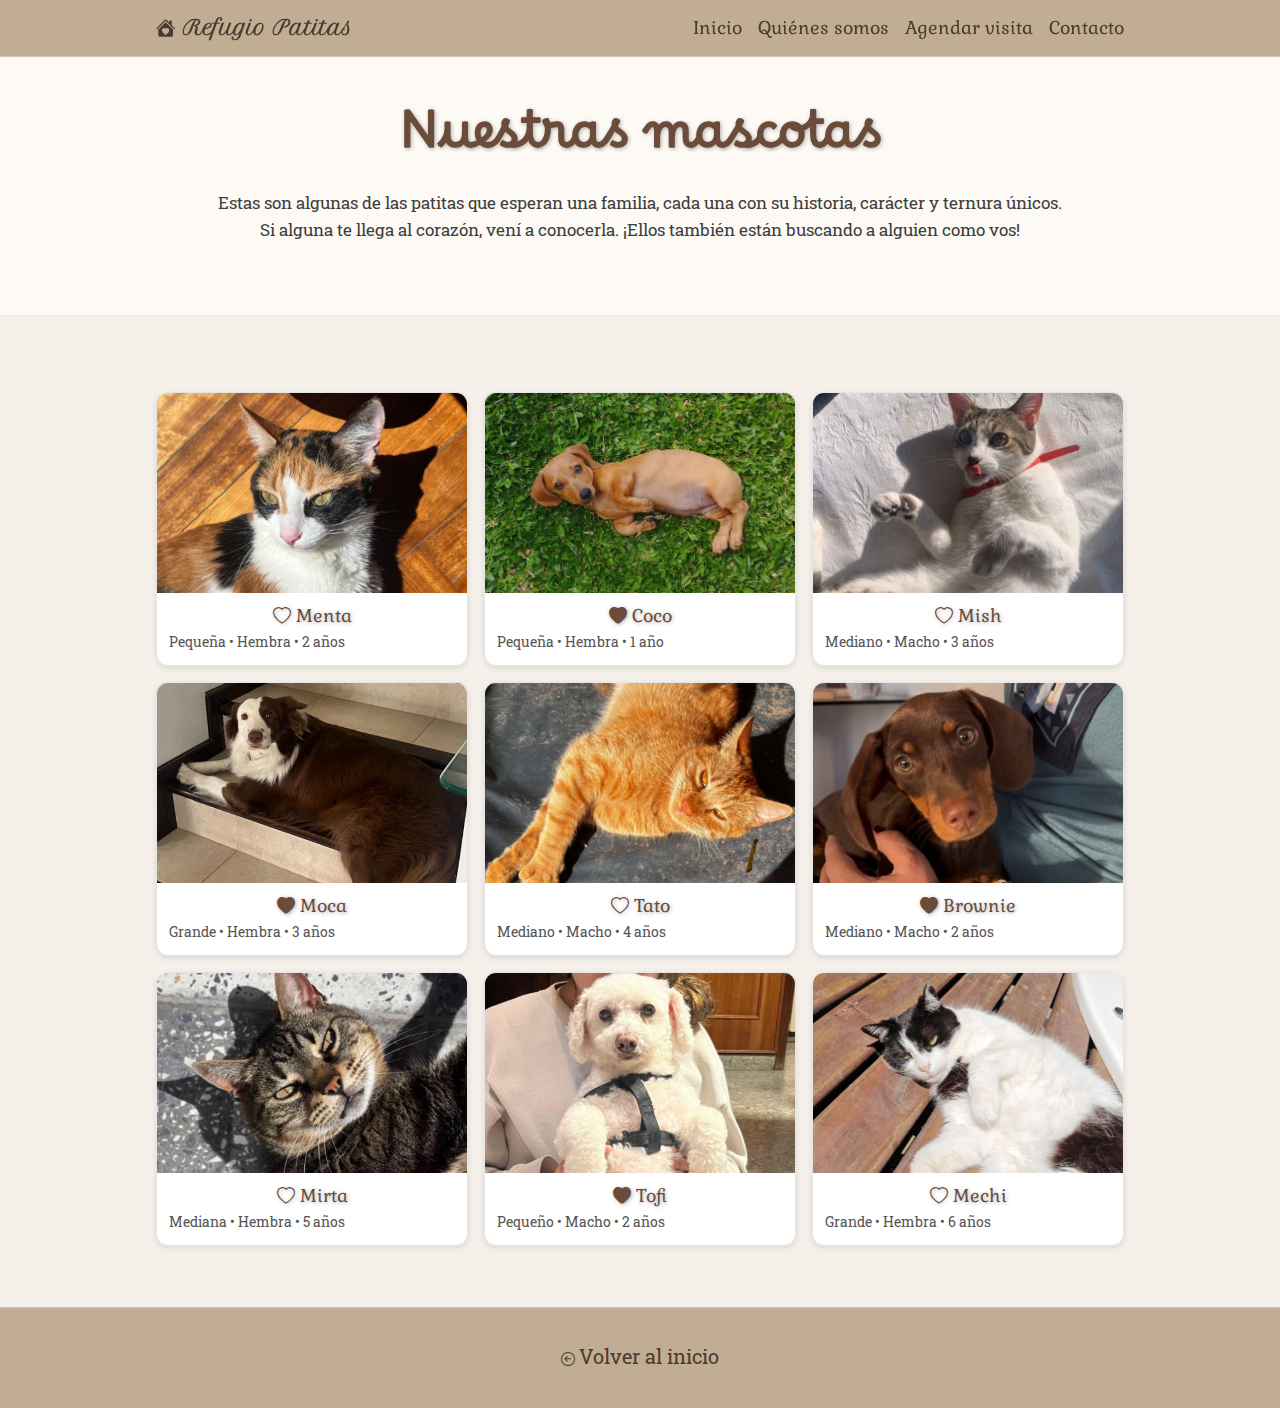
<file: mascotas.html>
<!doctype html>
<html lang="es">
<head>
  <meta charset="utf-8" />
  <meta name="viewport" content="width=device-width, initial-scale=1" />
  <title>Nuestras mascotas — Refugio Patitas</title>

  <link href="https://fonts.googleapis.com/css2?family=Quicksand:wght@400;600&display=swap" rel="stylesheet">
  <link href="https://fonts.googleapis.com/css2?family=Borel&family=Delius+Swash+Caps&family=Dosis:wght@200..800&family=Gabriela&family=Libre+Baskerville:ital,wght@0,400;0,700;1,400&family=Noto+Sans+Mono:wght@100..900&family=Patua+One&family=Petit+Formal+Script&family=Playwrite+AU+TAS:wght@100..400&family=Playwrite+US+Modern:wght@100..400&family=Roboto+Slab:wght@100..900&family=Rouge+Script&family=Satisfy&display=swap" rel="stylesheet">

  <link href="https://cdn.jsdelivr.net/npm/bootstrap@5.3.2/dist/css/bootstrap.min.css" rel="stylesheet">
  <link href="https://cdn.jsdelivr.net/npm/bootstrap-icons@1.10.5/font/bootstrap-icons.css" rel="stylesheet">

  <link rel="stylesheet" href="style.css">
</head>
<body>

  <header>
    <div class="container">
      <nav class="nav">
        <div class="logo"><i class="bi bi-house-heart-fill"></i> Refugio Patitas</div>
        <a href="index.html#inicio">Inicio</a>
        <a href="index.html#quienes-somos">Quiénes somos</a>
        <a href="index.html#turnos">Agendar visita</a>
        <a href="index.html#contacto">Contacto</a>
      </nav>
    </div>
  </header>

  <main>
    <section>
      <div class="container text-center">
        <h1><i class="bi bi-paw-fill"></i> Nuestras mascotas</h1>
        <p>Estas son algunas de las patitas que esperan una familia, cada una con su historia, carácter y ternura únicos. <br> Si alguna te llega al corazón, vení a conocerla. ¡Ellos también están buscando a alguien como vos!</p>
      </div>
    </section>

    <section>
      <div class="container">
        <div class="grid">

          <article class="card">
            <img class="card-foto" src="assets/Menta.jpg" alt="Menta">
            <div class="card-body">
              <h3 class="card-nombre"><i class="bi bi-heart"></i> Menta</h3>
              <p class="card-detalle">Pequeña • Hembra • 2 años</p>
            </div>
          </article>

          <article class="card">
            <img class="card-foto" src="assets/Coco.jpg" alt="Coco">
            <div class="card-body">
              <h3 class="card-nombre"><i class="bi bi-heart-fill"></i> Coco</h3>
              <p class="card-detalle">Pequeña • Hembra • 1 año</p>
            </div>
          </article>

          <article class="card">
            <img class="card-foto" src="assets/Mish.jpg" alt="Mish">
            <div class="card-body">
              <h3 class="card-nombre"><i class="bi bi-heart"></i> Mish</h3>
              <p class="card-detalle">Mediano • Macho • 3 años</p>
            </div>
          </article>

          <article class="card">
            <img class="card-foto" src="assets/Moca.jpg" alt="Moca">
            <div class="card-body">
              <h3 class="card-nombre"><i class="bi bi-heart-fill"></i> Moca</h3>
              <p class="card-detalle">Grande • Hembra • 3 años</p>
            </div>
          </article>

          <article class="card">
            <img class="card-foto" src="assets/Tato.jpg" alt="Tato">
            <div class="card-body">
              <h3 class="card-nombre"><i class="bi bi-heart"></i> Tato</h3>
              <p class="card-detalle">Mediano • Macho • 4 años</p>
            </div>
          </article>

          <article class="card">
            <img class="card-foto" src="assets/Brownie.jpg" alt="Brownie">
            <div class="card-body">
              <h3 class="card-nombre"><i class="bi bi-heart-fill"></i> Brownie</h3>
              <p class="card-detalle">Mediano • Macho • 2 años</p>
            </div>
          </article>

          <article class="card">
            <img class="card-foto" src="assets/Mirta.jpg" alt="Mirta">
            <div class="card-body">
              <h3 class="card-nombre"><i class="bi bi-heart"></i> Mirta</h3>
              <p class="card-detalle">Mediana • Hembra • 5 años</p>
            </div>
          </article>

          <article class="card">
            <img class="card-foto" src="assets/Tofi.jpg" alt="Tofi">
            <div class="card-body">
              <h3 class="card-nombre"><i class="bi bi-heart-fill"></i> Tofi</h3>
              <p class="card-detalle">Pequeño • Macho • 2 años</p>
            </div>
          </article>

          <article class="card">
            <img class="card-foto" src="assets/Mechi.jpg" alt="Mechi">
            <div class="card-body">
              <h3 class="card-nombre"><i class="bi bi-heart"></i> Mechi</h3>
              <p class="card-detalle">Grande • Hembra • 6 años</p>
            </div>
          </article>

        </div>
      </div>
    </section>
  </main>

  <footer>
    <div class="container">
      <p><i class="bi bi-arrow-left-circle"></i> <a class="volver" href="index.html#inicio">Volver al inicio</a></p>
    </div>
  </footer>

</body>
</html>
</file>
<file: style.css>
body {
    font-family: 'Quicksand', sans-serif;
    background-color: #fdfaf6;
    color: #3e3e3e;
    margin: 0;
    line-height: 1.6;
}

.container {
    max-width: 1000px;
    margin: 0 auto;
    padding: 0 16px;
}

.bienvenida-banner {
    position: relative;
    background-image: url('assets/cielo1.jpg');
    background-size: cover;
    background-position: center;
    height: 180px;
    display: flex;
    align-items: center;
    justify-content: center;
    text-align: center;
    overflow: hidden;
}

.bienvenida-banner::before {
    content: "";
    position: absolute;
    inset: 0;
    background-color: rgba(255, 255, 255, 0.4);
    z-index: 1;
}

.bienvenida-banner h1 {
    position: relative;
    z-index: 2;
    font-size: 42px;
    font-family: "Borel", cursive;
    font-weight: 600;
    color: #6b4c3b;
    margin: 0;
    text-shadow: 1px 1px 4px rgba(0, 0, 0, 0.3);
}

.inicio-dos-columnas {
    background-color: #fdf6f0;
    background-image: url('assets/fondo-header.avif');
    background-size: cover;
    background-position: center;
    padding: 60px 0;
}

.bienvenida-texto {
    font-family: 'Playwrite AU TAS', serif;
    font-size: 1.1rem;
    color: #fdf6f0;
    padding: 40px;
    background-color: #8e6f4a9a;
    border-radius: 12px;
    text-align: center;
}

.bienvenida-texto h1 {
    font-size: 50px;
    font-family: "Borel", cursive;
    font-weight: 600;
    margin-bottom: 20px;
}

.bienvenida-texto p {
    font-size: 1.1rem;
    font-family: "Roboto Slab", serif;
    margin-bottom: 24px;
}

.bienvenida-texto .btn {
    margin-top: 20px;
}

h1,
h2,
h3 {
    font-family: "Borel", cursive;
    color: #6b4c3b;
    text-align: center;
    text-shadow: 1px 1px 4px rgba(0, 0, 0, 0.3);
}

h1 {
    font-weight: 600;
    font-size: 50px;
    margin: 0 0 12px;
}

h2,
h3 {
    font-weight: 400;
    font-size: 35px;
    margin: 0 0 12px;
}

p {
    margin: 8px 0 12px;
}

header {
    background: #bea98ff3;
    position: sticky;
    top: 0;
    border-bottom: 1px solid #d4c2ae;
    z-index: 10;
}

.nav {
    display: flex;
    align-items: center;
    gap: 16px;
    flex-wrap: wrap;
    padding: 12px 0;
}

.logo {
    font-family: "Petit Formal Script", cursive;
    font-weight: 700;
    margin-right: auto;
    font-size: 20px;
    color: #4b3a2f;
}

.nav a {
    font-family: "Gabriela", serif;
    font-size: 18px;
    text-decoration: none;
    color: #4b3a2f;
    font-weight: 500;
    transition: color 0.3s ease;
}

.nav a:hover {
    color: #fff9e9;
    text-decoration: underline
}

.nav a.nav-mascotas {
    color: #fff9e9;
    font-weight: 500;
    text-decoration: none;
    transition: color 0.3s ease;
}

.nav a.nav-mascotas:hover {
    color: #4b3a2f;
    text-decoration: underline
}

main section {
    font-family: "Roboto Slab", serif;
    font-size: 17px;
    font-weight: 400;
    padding: 60px 0;
    border-bottom: 1px solid #eee;
    animation: fadeIn 1s ease;
}

section:nth-child(even) {
    background-color: #f6f0ea;
}

.btn {
    font-family: "Gabriela", serif;
    font-size: 1.3rem;
    padding: 0.8rem 1.4rem;
    border-radius: .5rem;
    border: none;
    cursor: pointer;
    text-decoration: none;
    transition: background-color 0.3s ease, transform 0.2s ease;
    text-shadow: 1px 1px 4px rgba(0, 0, 0, 0.3);
}

.btn-mascotas {
    background-color: #fff9e9;
    color: #6B4C3B;
}

.btn-mascotas:hover {
    background-color: #8c6843;
    transform: scale(1.05);
}

.btn-guardar {
    background-color: #6B4C3B;
    color: #fff9e9;
}

.btn-guardar:hover {
    background-color: #bda281f3;
    color: #453126;
    transform: scale(1.05);
}

.btn-editar {
    background: #6c9a8b;
    color: #fff;
    padding: .4rem .8rem;
    border-radius: .4rem;
    cursor: pointer;
}

.btn-eliminar {
    background: #c94c4c;
    color: #fff;
    padding: .4rem .8rem;
    border-radius: .4rem;
    cursor: pointer;
}

.btn-editar:hover,
.btn-eliminar:hover {
    transform: scale(1.05);
    box-shadow: 0 2px 8px rgba(0, 0, 0, 0.2);
}

.btn-editar:hover {
    background-color: #5c8a7a;
}

.btn-eliminar:hover {
    background-color: #b03c3c;
}

.field {
    display: flex;
    flex-direction: column;
    gap: 6px;
    margin-bottom: 12px;
}

input,
textarea,
select,
button {
    font: inherit;
}

input,
textarea,
select {
    padding: .6rem .7rem;
    border: 1px solid #ccc;
    border-radius: .4rem;
    background-color: #fffaf5;
}

.hora-row {
    display: flex;
    align-items: center;
    gap: 8px;
}

.hora-row select {
    width: 110px;
}

.table-wrapper {
    overflow-x: auto;
    margin-top: 12px;
}

table {
    width: 100%;
    border-collapse: collapse;
    background-color: #fff;
}

th,
td {
    border: 1px solid #ddd;
    padding: 8px;
    text-align: left;
}

th {
    background-color: #f0e6dc;
}

.carrusel-fotos img,
.carousel-item img {
    height: 450px;
    object-fit: cover;
    border-radius: 12px;
    box-shadow: 0 4px 12px rgba(0, 0, 0, 0.1);
}

.mini-galeria {
    display: flex;
    justify-content: center;
    gap: 16px;
    margin-top: 24px;
    flex-wrap: wrap;
}

.mini-galeria img {
    width: 40%;
    max-width: 280px;
    border-radius: 12px;
    box-shadow: 0 4px 12px rgba(0, 0, 0, 0.1);
    object-fit: cover;
}

@media (max-width: 600px) {
    .mini-galeria img {
        width: 80%;
    }
}

.grid {
    display: grid;
    grid-template-columns: repeat(3, 1fr);
    gap: 16px;
    margin-top: 16px;
}

@media (max-width: 800px) {
    .grid {
        grid-template-columns: repeat(2, 1fr);
    }
}

@media (max-width: 520px) {
    .grid {
        grid-template-columns: 1fr;
    }
}

.card {
    border: 1px solid #e5e5e5;
    border-radius: 12px;
    overflow: hidden;
    background: #fff;
    transition: transform 0.3s ease, box-shadow 0.3s ease;
    box-shadow: 0 2px 6px rgba(0, 0, 0, 0.1);
}

.card:hover {
    transform: translateY(-5px);
    box-shadow: 0 4px 12px rgba(0, 0, 0, 0.15);
}

.card-foto {
    width: 100%;
    height: 200px;
    object-fit: cover;
    background: #eee;
    display: block;
}

.card-body {
    padding: 12px;
}

.card-nombre {
    font-family: "Gabriela", serif;
    margin: 0 0 4px;
    font-size: 18px;
    color: #6b4c3b;
}

.card-detalle {
    margin: 0;
    color: #555;
    font-size: 14px;
}

footer {
    padding: 24px 0;
    text-align: center;
    background-color: #bea98ff3;
    color: #4b3a2f;
    font-size: 14px;
    border-top: 1px solid #d4c2ae;
}

.lista-contacto {
    list-style: none;
    padding: 0;
    margin: 0;
}

.lista-contacto {
    list-style: none;
    padding: 0;
    margin: 0;
}

.volver {
    font-family: "Roboto Slab", serif;
    font-size: 20px;
    text-decoration: none;
    color: #4b3a2f;
    transition: color 0.3s ease;
}

.volver:hover {
    color: #fff9e9;
    text-decoration: underline;
}

.mensaje-exito {
    position: fixed;
    bottom: 20px;
    left: 50%;
    transform: translateX(-50%);
    background-color: #a79074;
    color: #fff;
    padding: 12px 20px;
    border-radius: 8px;
    font-weight: 600;
    font-size: 16px;
    box-shadow: 0 4px 12px rgba(0, 0, 0, 0.2);
    z-index: 100;
    opacity: 0;
    transition: opacity 0.5s ease;
}

.mensaje-exito.mostrar {
    opacity: 1;
}

.oculto {
    display: none;
}

@media (max-width: 600px) {
  /* NAV vertical */
  .nav {
    flex-direction: column;
    align-items: flex-start;
    gap: 8px;
    padding: 16px;
  }

  .nav a {
    font-size: 16px;
    padding: 8px 0;
  }

  .logo {
    margin-bottom: 12px;
    font-size: 18px;
  }

  main section {
    padding: 32px 0;
  }

  h1 {
    font-size: 36px;
  }

  h2, h3 {
    font-size: 28px;
  }

  .mini-galeria img {
    width: 80%;
  }
}

@keyframes fadeIn {
  from {
    opacity: 0;
    transform: translateY(20px);
  }
  to {
    opacity: 1;
    transform: translateY(0);
  }
}
</file>
